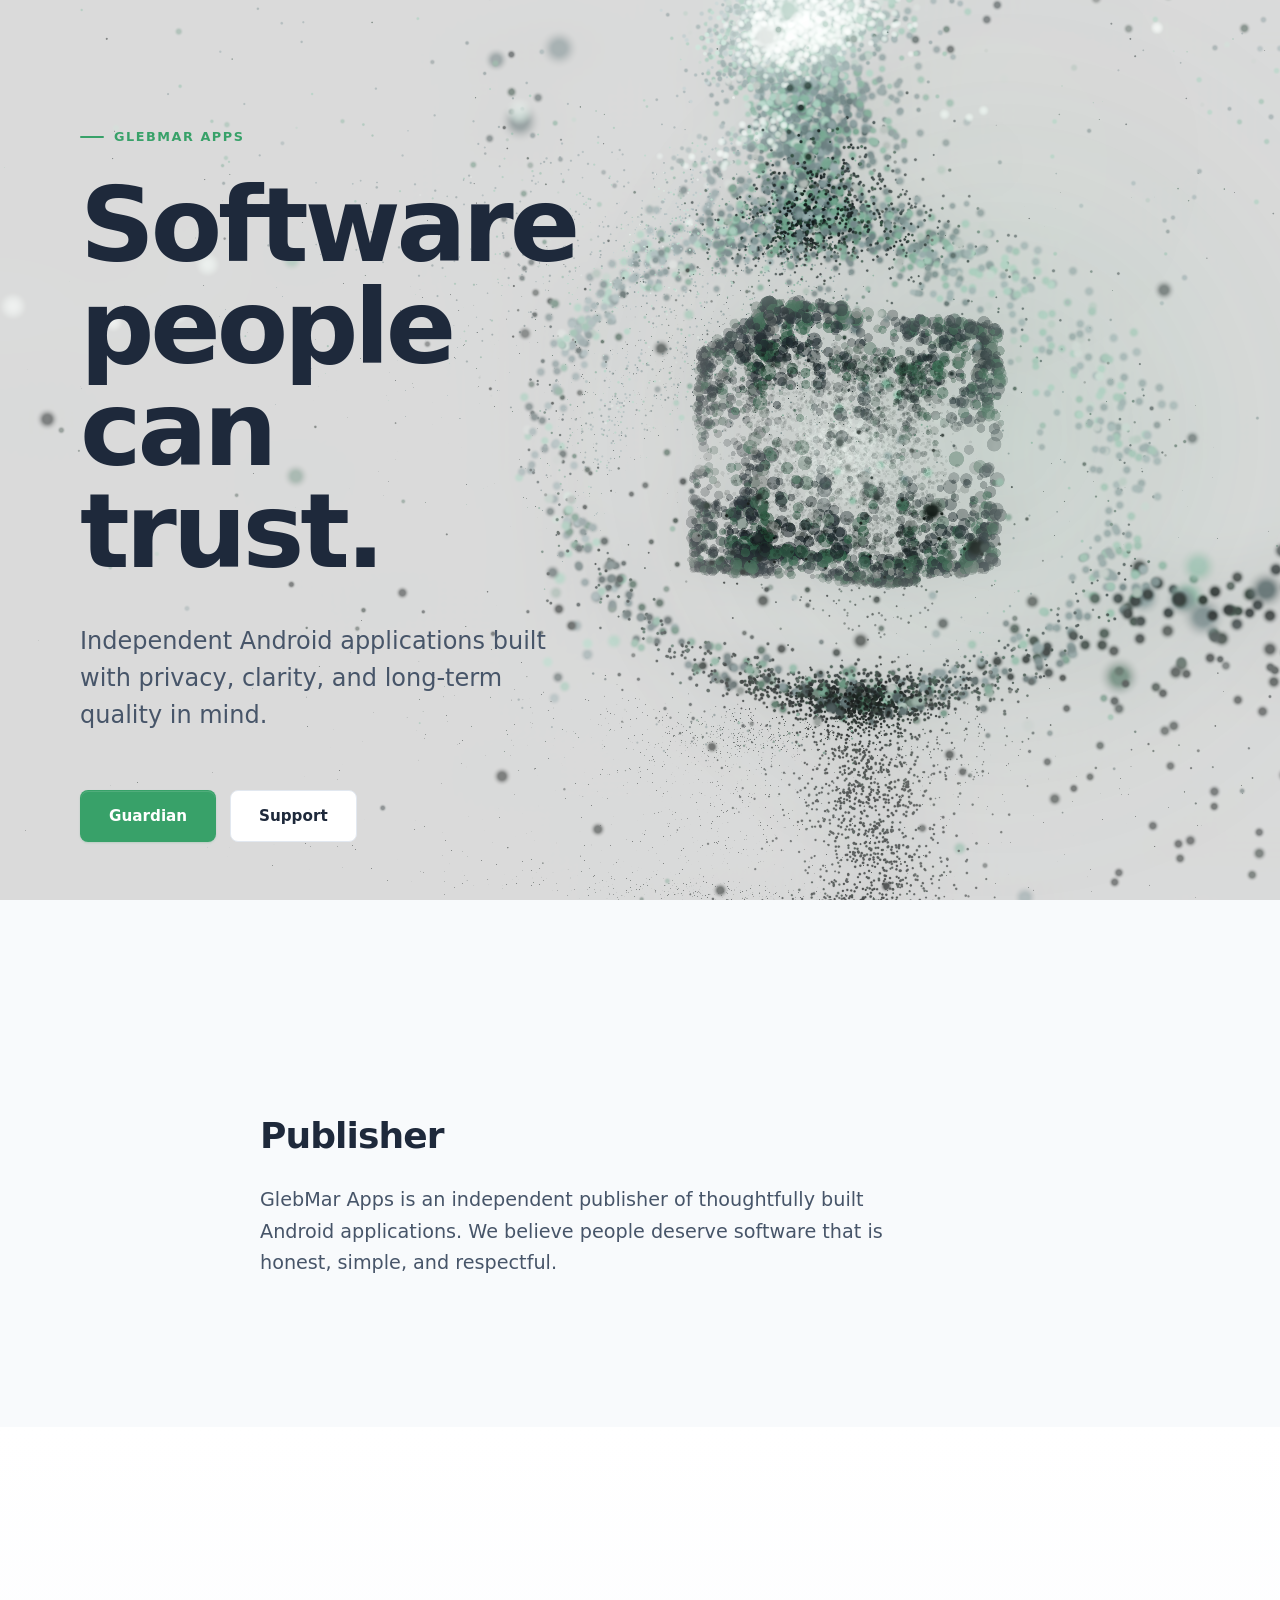
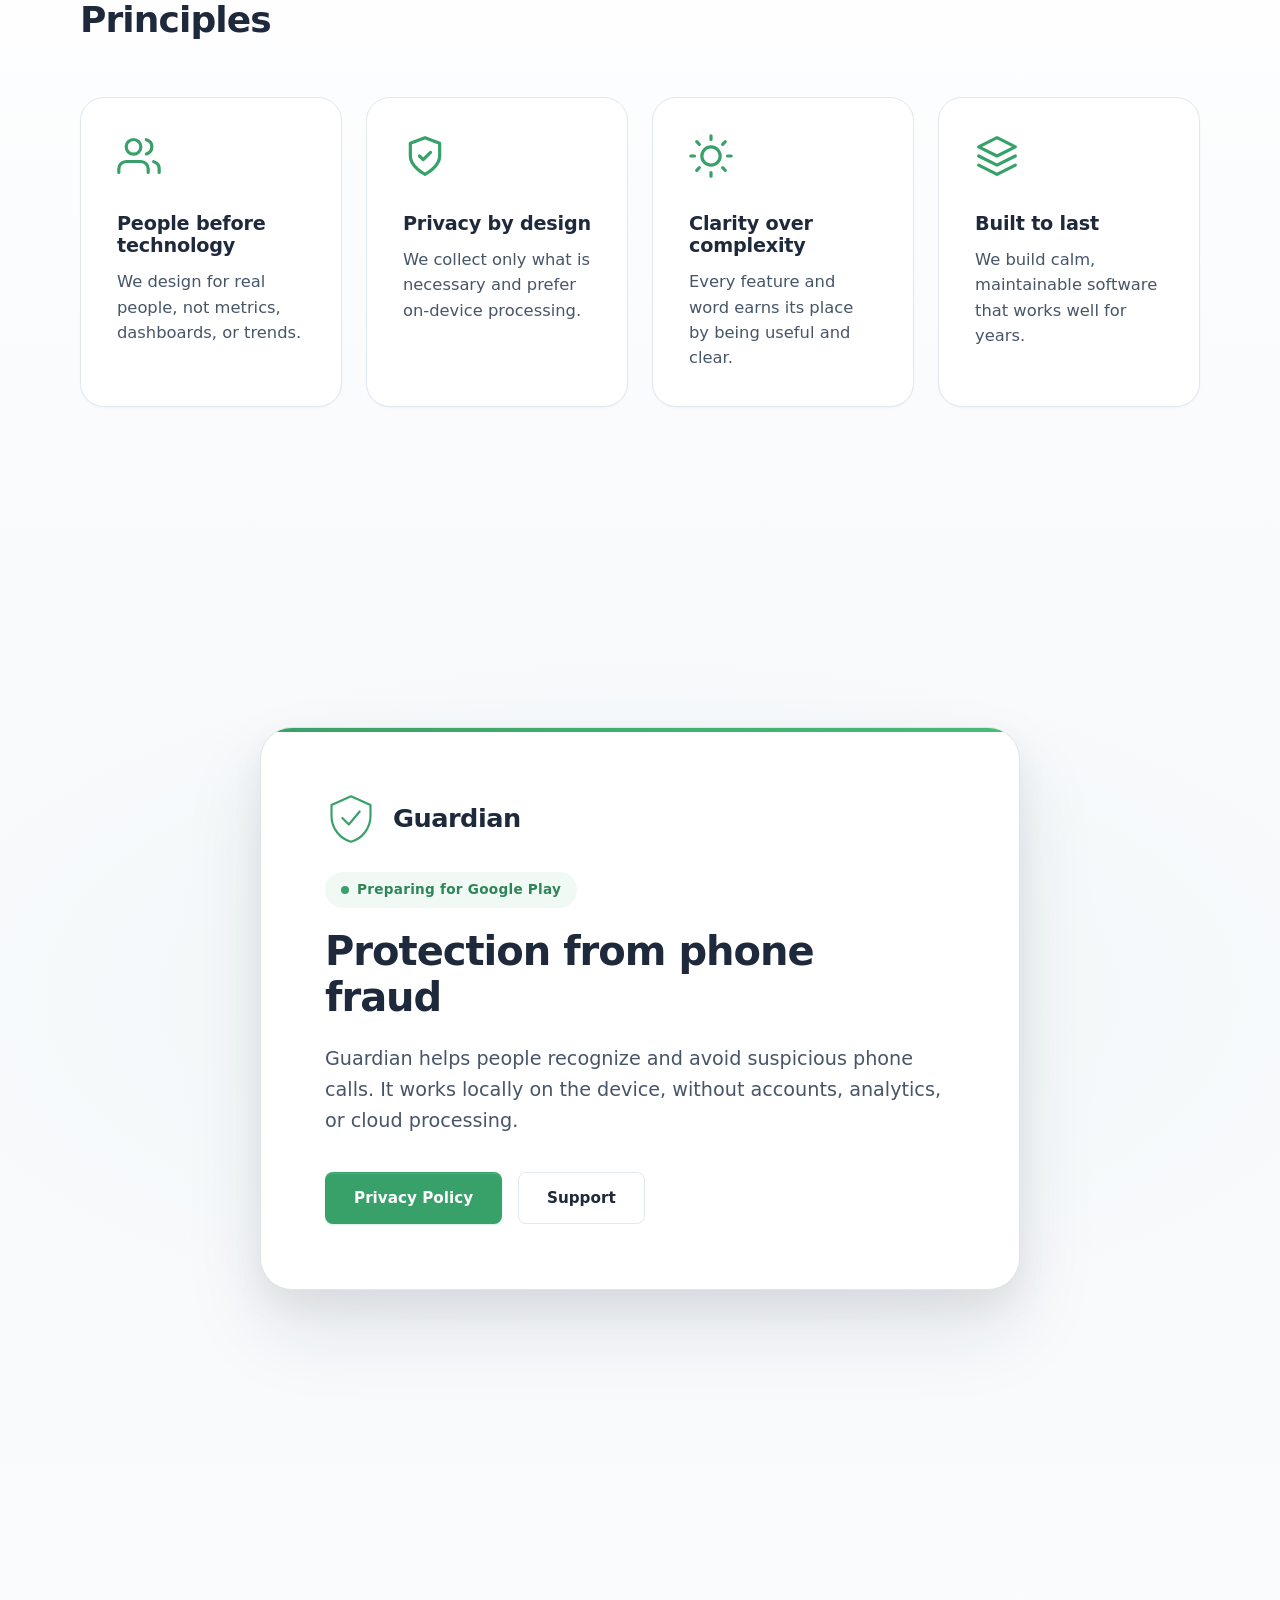
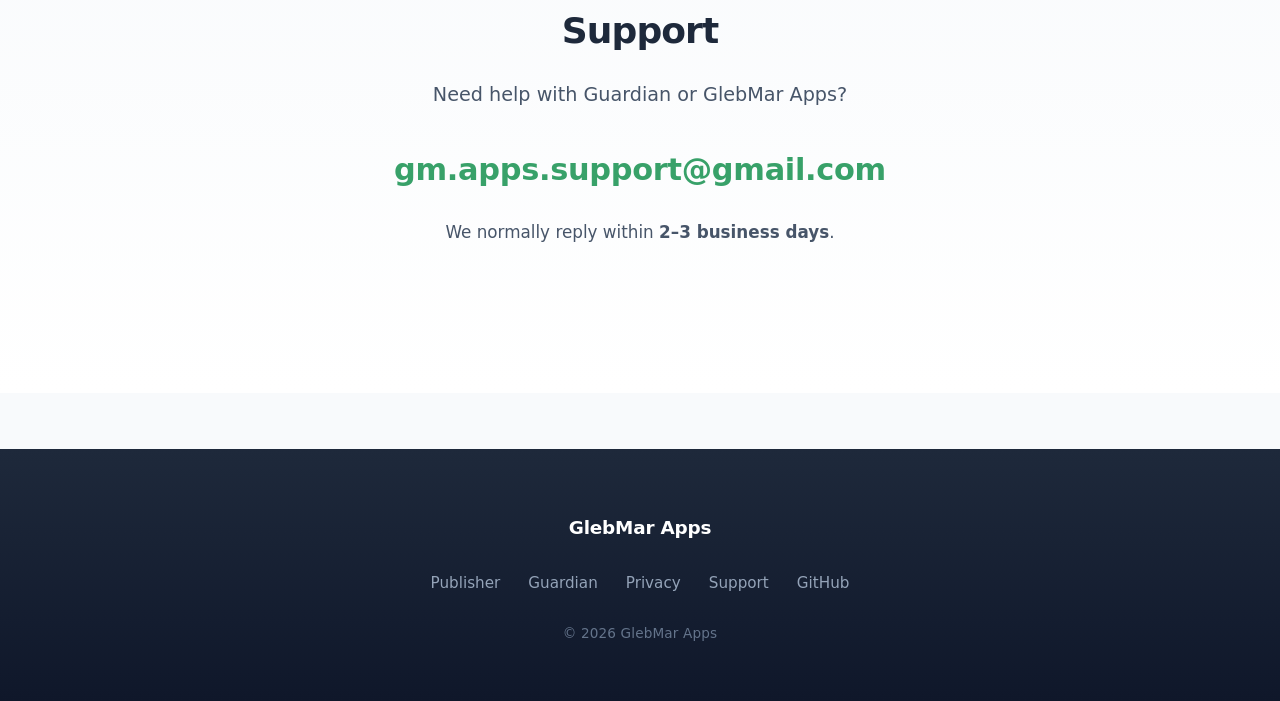
<file: index.html>
<!doctype html>
<html lang="en">
<head>
  <meta charset="utf-8">
  <meta name="viewport" content="width=device-width, initial-scale=1">

  <title>GlebMar Apps — Thoughtfully built Android applications</title>

  <meta name="description" content="GlebMar Apps is an independent publisher of privacy-conscious Android applications. Guardian is the first product.">
  <meta name="robots" content="index, follow">
  <meta name="theme-color" content="#38A169">

  <link rel="canonical" href="https://glebuliv.github.io/glebmar-apps/">

  <link rel="icon" href="data:image/svg+xml,%3Csvg xmlns='http://www.w3.org/2000/svg' viewBox='0 0 100 100'%3E%3Ccircle cx='50' cy='50' r='50' fill='%2338A169'/%3E%3Ctext x='50' y='68' text-anchor='middle' font-family='Inter, system-ui, sans-serif' font-size='55' font-weight='700' fill='%23ffffff'%3EG%3C/text%3E%3C/svg%3E">

  <meta property="og:title" content="GlebMar Apps — Thoughtfully built Android applications">
  <meta property="og:description" content="GlebMar Apps is an independent publisher of privacy-conscious Android applications. Guardian is the first product.">
  <meta property="og:type" content="website">
  <meta property="og:url" content="https://glebuliv.github.io/glebmar-apps/">

  <meta name="twitter:card" content="summary">
  <meta name="twitter:title" content="GlebMar Apps">
  <meta name="twitter:description" content="Thoughtfully built Android applications.">

  <script>
    if (!window.matchMedia('(prefers-reduced-motion: reduce)').matches) {
      document.documentElement.classList.add('js-reveal');
    }
    window.addEventListener('load', function () {
      var hero = document.querySelector('.hero');
      if (hero) requestAnimationFrame(function () { hero.classList.add('is-loaded'); });
    });
  </script>

  <link rel="stylesheet" href="styles.css">
</head>

<body>
  <canvas class="site-canvas" aria-hidden="true"></canvas>
  <a href="#main" class="skip-link">Skip to content</a>

  <main id="main">
    <section class="hero" aria-label="Introduction">
      <div class="hero__ambient" aria-hidden="true">
        <span class="hero__glow hero__glow--1" data-parallax="0.3"></span>
        <span class="hero__glow hero__glow--2" data-parallax="0.5"></span>
        <span class="hero__glow hero__glow--3" data-parallax="0.2"></span>
      </div>
      <div class="container container--wide">
        <div class="hero__grid">
          <div class="hero__inner">
            <p class="eyebrow hero__eyebrow">GlebMar Apps</p>
            <h1 class="hero__title">Software<br>people can<br>trust.</h1>
            <p class="hero__lead">
              Independent Android applications built with privacy, clarity, and long-term quality in mind.
            </p>
            <div class="hero__actions">
              <a class="button button--primary" href="#guardian">Guardian</a>
              <a class="button button--secondary" href="support.html">Support</a>
            </div>
          </div>
          <div class="hero__visual" aria-hidden="true"></div>
        </div>
      </div>
    </section>

    <section class="section publisher" id="publisher" aria-labelledby="publisher-heading">
      <div class="container">
        <h2 class="section__title" id="publisher-heading">Publisher</h2>
        <p class="section__text">
          GlebMar Apps is an independent publisher of thoughtfully built Android applications. We believe people deserve software that is honest, simple, and respectful.
        </p>
      </div>
    </section>

    <section class="section principles" id="principles" aria-labelledby="principles-heading">
      <div class="container container--wide">
        <h2 class="section__title" id="principles-heading">Principles</h2>
        <div class="principles__grid">
          <article class="principle reveal">
            <svg class="principle__icon" viewBox="0 0 24 24" fill="none" stroke="currentColor" stroke-width="2" stroke-linecap="round" stroke-linejoin="round" aria-hidden="true">
              <path d="M17 21v-2a4 4 0 0 0-4-4H5a4 4 0 0 0-4 4v2"></path>
              <circle cx="9" cy="7" r="4"></circle>
              <path d="M23 21v-2a4 4 0 0 0-3-3.87"></path>
              <path d="M16 3.13a4 4 0 0 1 0 7.75"></path>
            </svg>
            <h3 class="principle__title">People before technology</h3>
            <p class="principle__text">We design for real people, not metrics, dashboards, or trends.</p>
          </article>

          <article class="principle reveal">
            <svg class="principle__icon" viewBox="0 0 24 24" fill="none" stroke="currentColor" stroke-width="2" stroke-linecap="round" stroke-linejoin="round" aria-hidden="true">
              <path d="M12 22s8-4 8-10V5l-8-3-8 3v7c0 6 8 10 8 10z"></path>
              <path d="M9 12l2 2 4-4"></path>
            </svg>
            <h3 class="principle__title">Privacy by design</h3>
            <p class="principle__text">We collect only what is necessary and prefer on-device processing.</p>
          </article>

          <article class="principle reveal">
            <svg class="principle__icon" viewBox="0 0 24 24" fill="none" stroke="currentColor" stroke-width="2" stroke-linecap="round" stroke-linejoin="round" aria-hidden="true">
              <circle cx="12" cy="12" r="5"></circle>
              <line x1="12" y1="1" x2="12" y2="3"></line>
              <line x1="12" y1="21" x2="12" y2="23"></line>
              <line x1="4.22" y1="4.22" x2="5.64" y2="5.64"></line>
              <line x1="18.36" y1="18.36" x2="19.78" y2="19.78"></line>
              <line x1="1" y1="12" x2="3" y2="12"></line>
              <line x1="21" y1="12" x2="23" y2="12"></line>
              <line x1="4.22" y1="19.78" x2="5.64" y2="18.36"></line>
              <line x1="18.36" y1="5.64" x2="19.78" y2="4.22"></line>
            </svg>
            <h3 class="principle__title">Clarity over complexity</h3>
            <p class="principle__text">Every feature and word earns its place by being useful and clear.</p>
          </article>

          <article class="principle reveal">
            <svg class="principle__icon" viewBox="0 0 24 24" fill="none" stroke="currentColor" stroke-width="2" stroke-linecap="round" stroke-linejoin="round" aria-hidden="true">
              <polygon points="12 2 2 7 12 12 22 7 12 2"></polygon>
              <polyline points="2 17 12 22 22 17"></polyline>
              <polyline points="2 12 12 17 22 12"></polyline>
            </svg>
            <h3 class="principle__title">Built to last</h3>
            <p class="principle__text">We build calm, maintainable software that works well for years.</p>
          </article>
        </div>
      </div>
    </section>

    <section class="section guardian" id="guardian" aria-labelledby="guardian-heading">
      <div class="container">
        <div class="guardian__card reveal">
          <div class="guardian__brand">
            <svg class="guardian__logo" viewBox="0 0 48 48" fill="none" stroke="currentColor" stroke-width="2.5" stroke-linecap="round" stroke-linejoin="round" aria-hidden="true">
              <path d="M24 4L6 12v10c0 12 8 21 18 24 10-3 18-12 18-24V12L24 4z"></path>
              <path d="M16 24l6 6 10-12"></path>
            </svg>
            <span class="guardian__name">Guardian</span>
          </div>
          <span class="guardian__status">Preparing for Google Play</span>
          <h2 class="guardian__title" id="guardian-heading">Protection from phone fraud</h2>
          <p class="guardian__text">
            Guardian helps people recognize and avoid suspicious phone calls. It works locally on the device, without accounts, analytics, or cloud processing.
          </p>
          <div class="guardian__actions">
            <a class="button button--primary" href="guardian/privacy-policy.html">Privacy Policy</a>
            <a class="button button--secondary" href="support.html">Support</a>
          </div>
        </div>
      </div>
    </section>

    <section class="section support" id="support" aria-labelledby="support-heading">
      <div class="container">
        <h2 class="section__title" id="support-heading">Support</h2>
        <p class="section__text">Need help with Guardian or GlebMar Apps?</p>
        <a class="support__email" href="mailto:gm.apps.support@gmail.com">gm.apps.support@gmail.com</a>
        <p class="support__response">We normally reply within <strong>2–3 business days</strong>.</p>
      </div>
    </section>
  </main>

  <footer class="footer">
    <div class="container container--wide">
      <div class="footer__content">
        <p class="footer__brand">GlebMar Apps</p>
        <nav class="footer__nav" aria-label="Footer">
          <a href="#publisher">Publisher</a>
          <a href="#guardian">Guardian</a>
          <a href="guardian/privacy-policy.html">Privacy</a>
          <a href="support.html">Support</a>
          <a href="https://github.com/GlebUliv/glebmar-apps" target="_blank" rel="noopener noreferrer" aria-label="GlebMar Apps on GitHub">GitHub</a>
        </nav>
        <p class="footer__copyright">© 2026 GlebMar Apps</p>
      </div>
    </div>
  </footer>

  <!-- Site Environment Engine — global WebGL scene (replaces Hero-local renderer) -->
  <script type="module" src="site-environment.js"></script>
  <script>
    (function () {
      if (window.matchMedia('(prefers-reduced-motion: reduce)').matches) return;

      const observer = new IntersectionObserver(function (entries) {
        entries.forEach(function (entry) {
          if (entry.isIntersecting) {
            entry.target.classList.add('reveal--visible');
            observer.unobserve(entry.target);
          }
        });
      }, { threshold: 0.1 });

      document.querySelectorAll('.reveal').forEach(function (el) {
        observer.observe(el);
      });

      var hero = document.querySelector('.hero');
      if (hero) {
        var glows = hero.querySelectorAll('[data-parallax]');
        var raf = null;

        hero.addEventListener('mousemove', function (e) {
          if (raf) return;
          raf = requestAnimationFrame(function () {
            raf = null;
            var rect = hero.getBoundingClientRect();
            var mx = (e.clientX - rect.left) / rect.width - 0.5;
            var my = (e.clientY - rect.top) / rect.height - 0.5;
            glows.forEach(function (g) {
              var depth = parseFloat(g.dataset.parallax) * 20;
              g.style.transform = 'translate(' + (mx * depth) + 'px, ' + (my * depth) + 'px)';
            });
          });
        });

        hero.addEventListener('mouseleave', function () {
          glows.forEach(function (g) {
            g.style.transform = '';
          });
        });
      }
    })();
  </script>
</body>
</html>
</file>
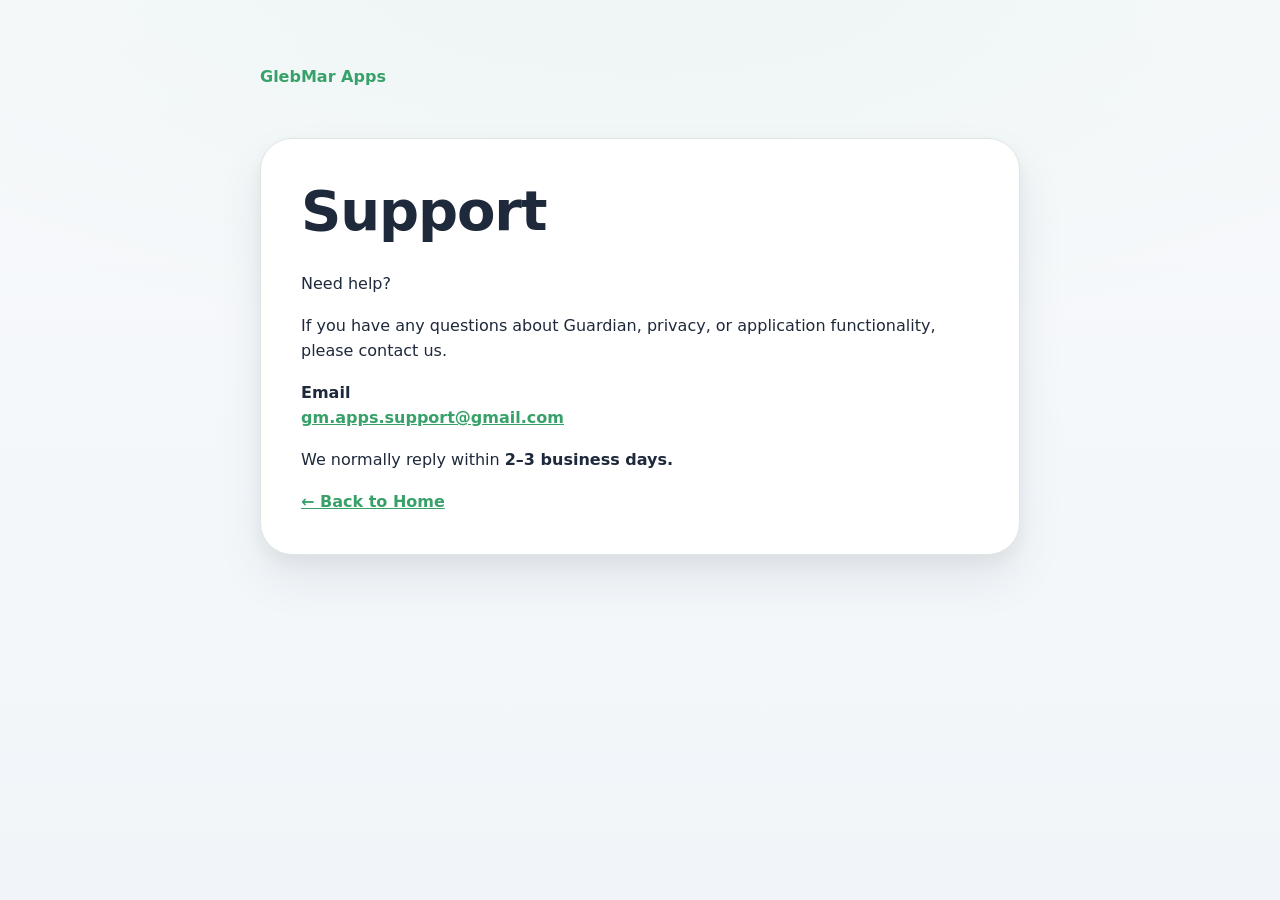
<file: support.html>
<!DOCTYPE html>
<html lang="en">

<head>

<meta charset="UTF-8">

<meta name="viewport"
      content="width=device-width, initial-scale=1.0">

<title>

Support | GlebMar Apps

</title>

<link rel="stylesheet"
      href="styles.css">

</head>

<body>

<main class="container">

<p class="brand">

GlebMar Apps

</p>

<article class="card">

<h1>

Support

</h1>

<p>

Need help?

</p>

<p>

If you have any questions about Guardian,
privacy,
or application functionality,
please contact us.

</p>

<p>

<strong>Email</strong>

<br>

<a href="mailto:gm.apps.support@gmail.com">

gm.apps.support@gmail.com

</a>

</p>

<p>

We normally reply within

<strong>

2–3 business days.

</strong>

</p>

<p>

<a href="index.html">

← Back to Home

</a>

</p>

</article>

</main>

</body>

</html>
</file>
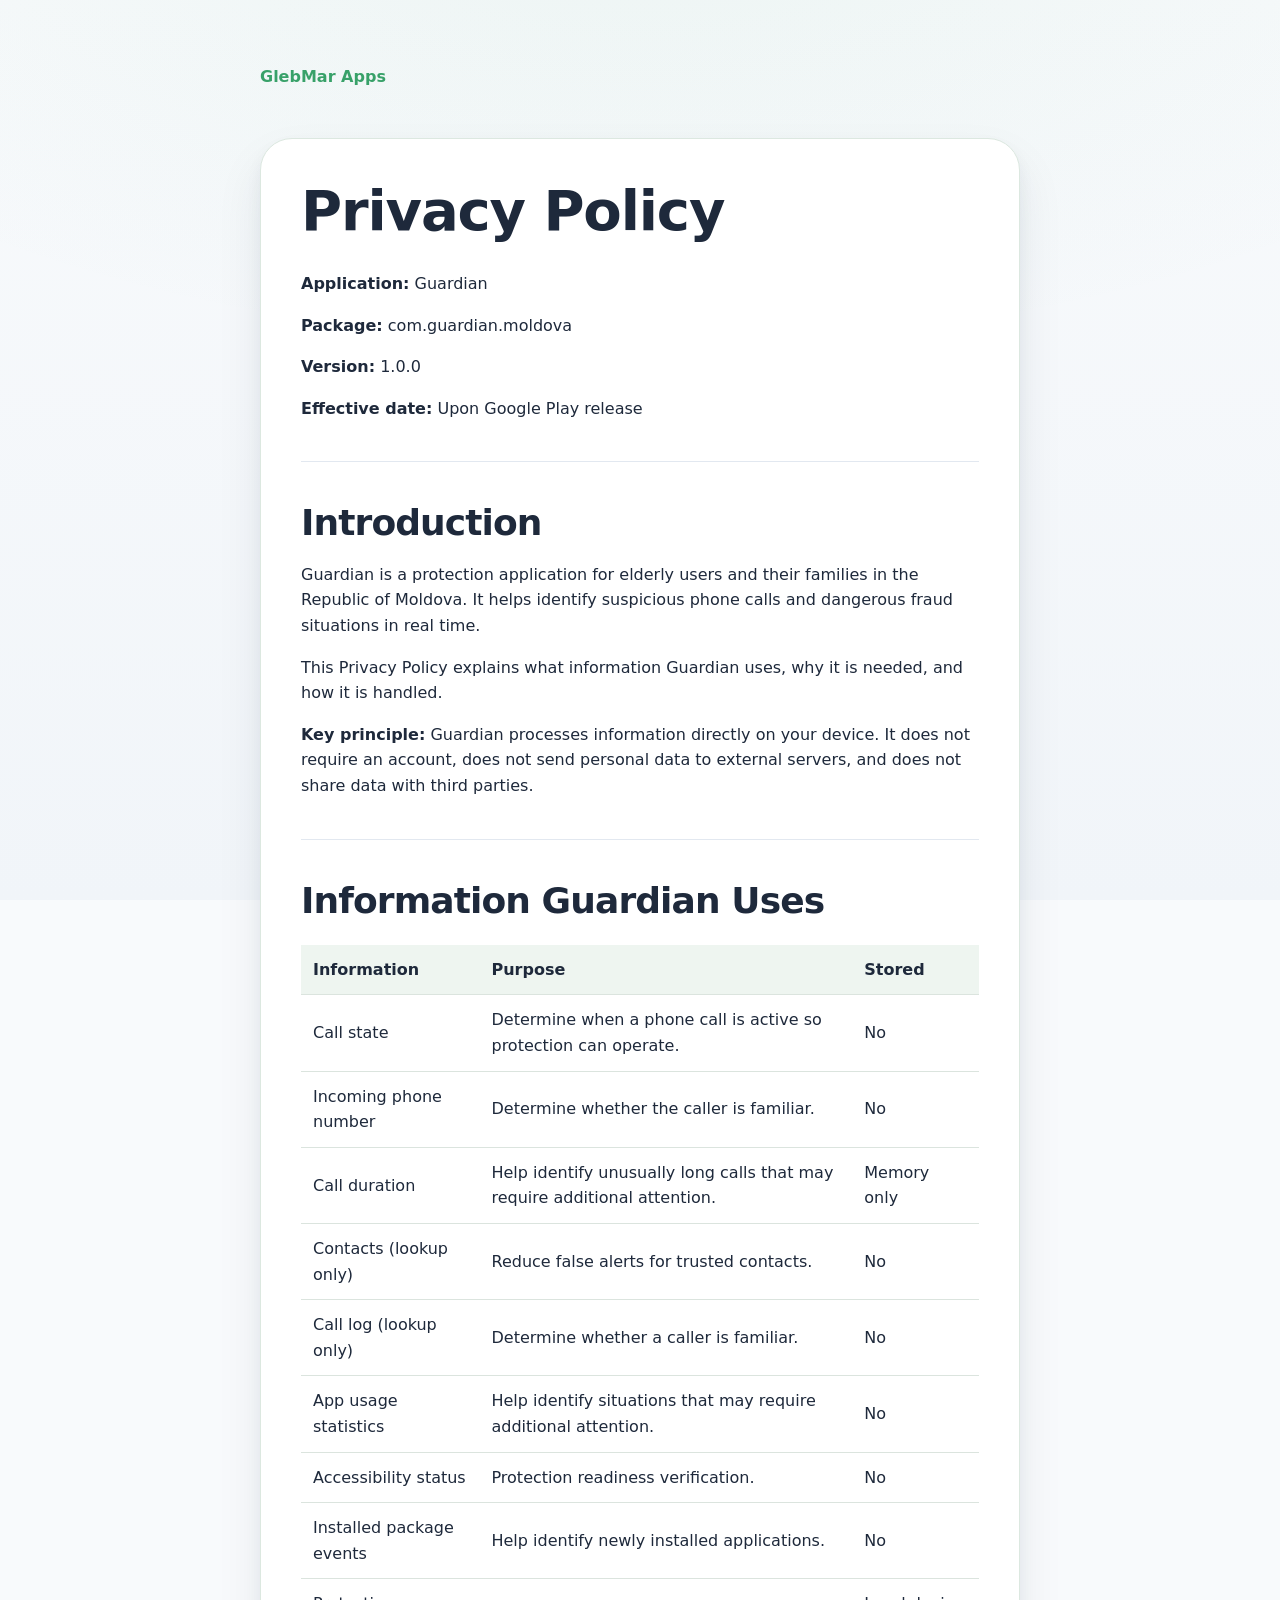
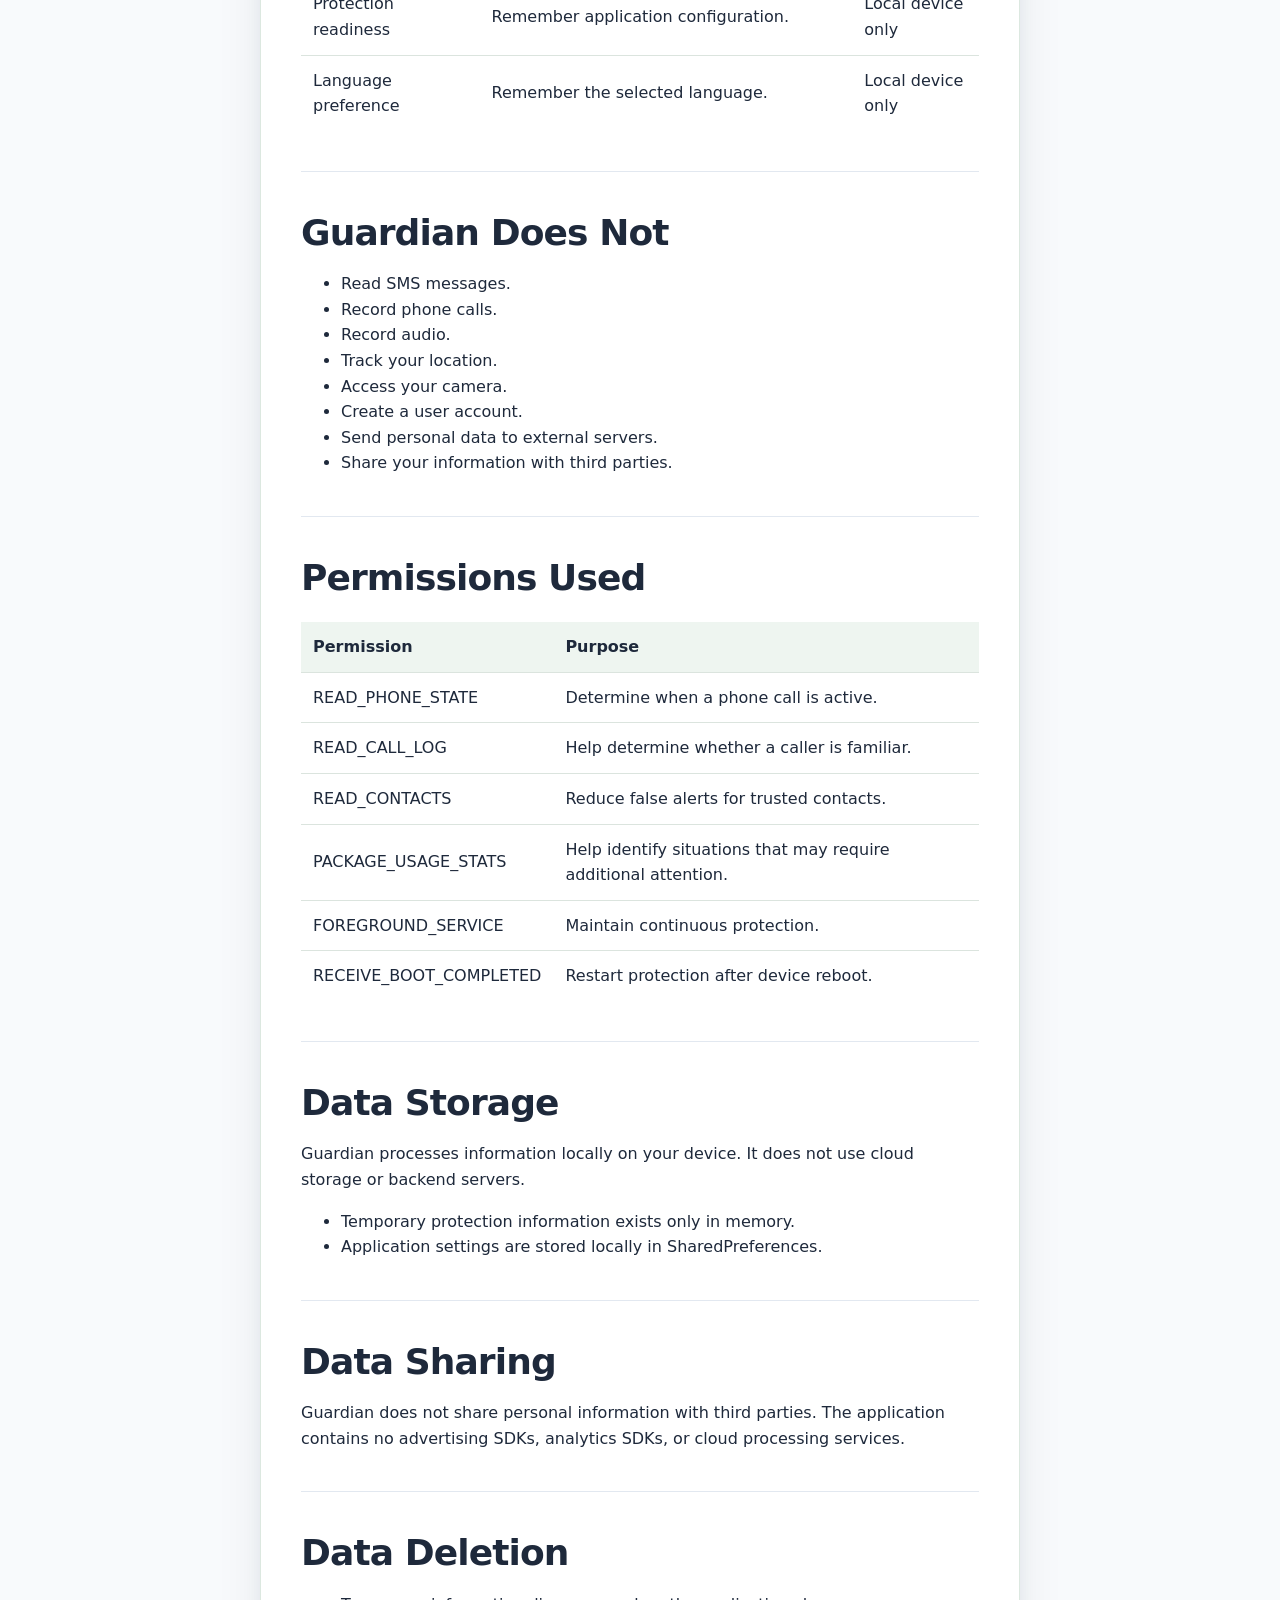
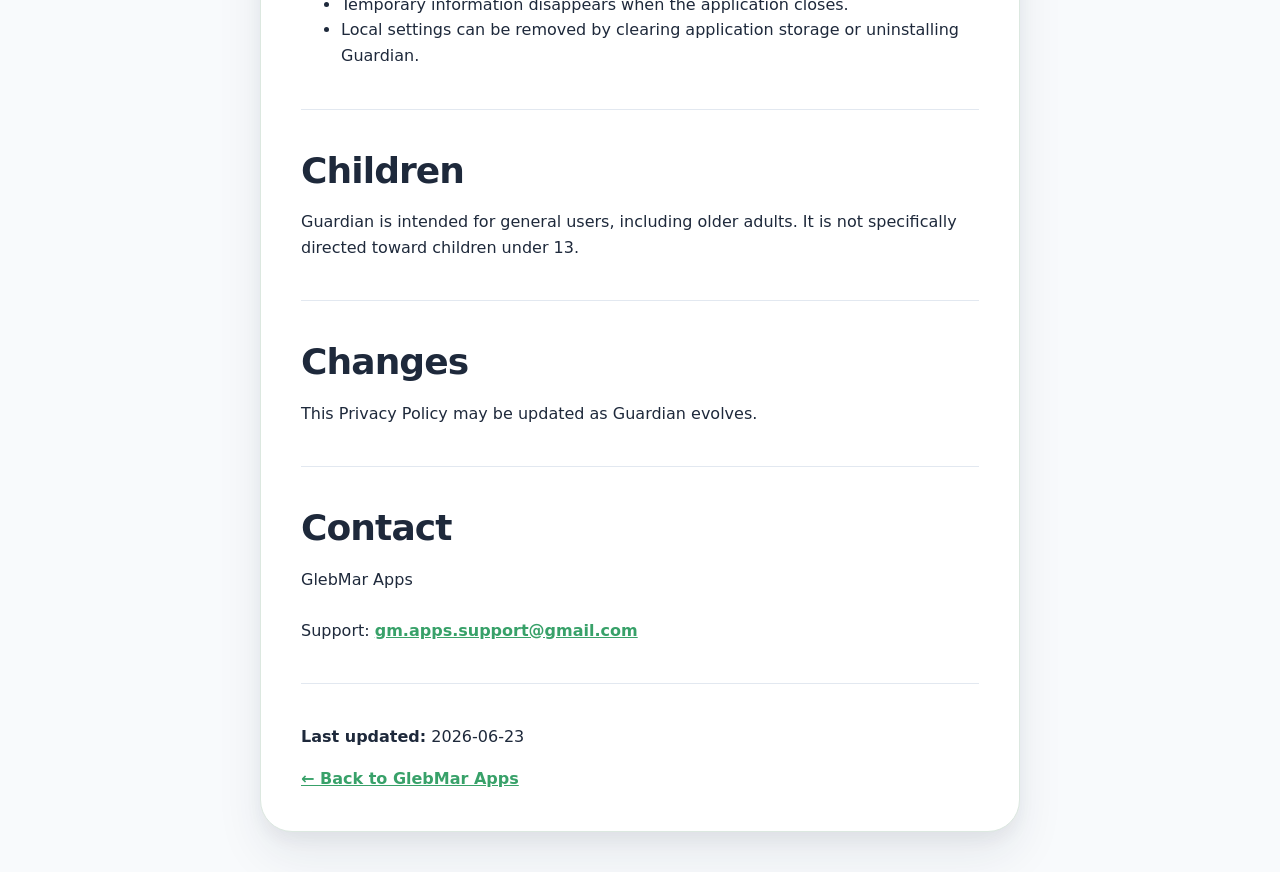
<file: guardian/privacy-policy.html>
<!DOCTYPE html>
<html lang="en">
<head>
    <meta charset="UTF-8">
    <meta name="viewport" content="width=device-width, initial-scale=1.0">
    <title>Guardian Privacy Policy | GlebMar Apps</title>

    <meta name="description" content="Privacy Policy for Guardian by GlebMar Apps.">

    <link rel="stylesheet" href="../styles.css">
</head>

<body>

<main class="container">

    <p class="brand">GlebMar Apps</p>

    <article class="card">

        <h1>Privacy Policy</h1>

        <p><strong>Application:</strong> Guardian</p>
        <p><strong>Package:</strong> com.guardian.moldova</p>
        <p><strong>Version:</strong> 1.0.0</p>
        <p><strong>Effective date:</strong> Upon Google Play release</p>

        <hr>

        <h2>Introduction</h2>

        <p>
            Guardian is a protection application for elderly users and their families
            in the Republic of Moldova. It helps identify suspicious phone calls and
            dangerous fraud situations in real time.
        </p>

        <p>
            This Privacy Policy explains what information Guardian uses,
            why it is needed, and how it is handled.
        </p>

        <p>
            <strong>Key principle:</strong>
            Guardian processes information directly on your device.
            It does not require an account,
            does not send personal data to external servers,
            and does not share data with third parties.
        </p>

        <hr>

        <h2>Information Guardian Uses</h2>

        <table>

            <thead>
                <tr>
                    <th>Information</th>
                    <th>Purpose</th>
                    <th>Stored</th>
                </tr>
            </thead>

            <tbody>

                <tr>
                    <td>Call state</td>
                    <td>Determine when a phone call is active so protection can operate.</td>
                    <td>No</td>
                </tr>

                <tr>
                    <td>Incoming phone number</td>
                    <td>Determine whether the caller is familiar.</td>
                    <td>No</td>
                </tr>

                <tr>
                    <td>Call duration</td>
                    <td>Help identify unusually long calls that may require additional attention.</td>
                    <td>Memory only</td>
                </tr>

                <tr>
                    <td>Contacts (lookup only)</td>
                    <td>Reduce false alerts for trusted contacts.</td>
                    <td>No</td>
                </tr>

                <tr>
                    <td>Call log (lookup only)</td>
                    <td>Determine whether a caller is familiar.</td>
                    <td>No</td>
                </tr>

                <tr>
                    <td>App usage statistics</td>
                    <td>Help identify situations that may require additional attention.</td>
                    <td>No</td>
                </tr>

                <tr>
                    <td>Accessibility status</td>
                    <td>Protection readiness verification.</td>
                    <td>No</td>
                </tr>

                <tr>
                    <td>Installed package events</td>
                    <td>Help identify newly installed applications.</td>
                    <td>No</td>
                </tr>

                <tr>
                    <td>Protection readiness</td>
                    <td>Remember application configuration.</td>
                    <td>Local device only</td>
                </tr>

                <tr>
                    <td>Language preference</td>
                    <td>Remember the selected language.</td>
                    <td>Local device only</td>
                </tr>

            </tbody>

        </table>

        <hr>

        <h2>Guardian Does Not</h2>

        <ul>

            <li>Read SMS messages.</li>

            <li>Record phone calls.</li>

            <li>Record audio.</li>

            <li>Track your location.</li>

            <li>Access your camera.</li>

            <li>Create a user account.</li>

            <li>Send personal data to external servers.</li>

            <li>Share your information with third parties.</li>

        </ul>

        <hr>

        <h2>Permissions Used</h2>

        <table>

            <thead>
                <tr>
                    <th>Permission</th>
                    <th>Purpose</th>
                </tr>
            </thead>

            <tbody>

                <tr>
                    <td>READ_PHONE_STATE</td>
                    <td>Determine when a phone call is active.</td>
                </tr>

                <tr>
                    <td>READ_CALL_LOG</td>
                    <td>Help determine whether a caller is familiar.</td>
                </tr>

                <tr>
                    <td>READ_CONTACTS</td>
                    <td>Reduce false alerts for trusted contacts.</td>
                </tr>

                <tr>
                    <td>PACKAGE_USAGE_STATS</td>
                    <td>Help identify situations that may require additional attention.</td>
                </tr>

                <tr>
                    <td>FOREGROUND_SERVICE</td>
                    <td>Maintain continuous protection.</td>
                </tr>

                <tr>
                    <td>RECEIVE_BOOT_COMPLETED</td>
                    <td>Restart protection after device reboot.</td>
                </tr>

            </tbody>

        </table>

        <hr>

        <h2>Data Storage</h2>

        <p>
            Guardian processes information locally on your device.
            It does not use cloud storage or backend servers.
        </p>

        <ul>

            <li>Temporary protection information exists only in memory.</li>

            <li>Application settings are stored locally in SharedPreferences.</li>

        </ul>

        <hr>

        <h2>Data Sharing</h2>

        <p>
            Guardian does not share personal information with third parties.
            The application contains no advertising SDKs,
            analytics SDKs,
            or cloud processing services.
        </p>

        <hr>

        <h2>Data Deletion</h2>

        <ul>

            <li>Temporary information disappears when the application closes.</li>

            <li>Local settings can be removed by clearing application storage or uninstalling Guardian.</li>

        </ul>

        <hr>

        <h2>Children</h2>

        <p>
            Guardian is intended for general users, including older adults.
            It is not specifically directed toward children under 13.
        </p>

        <hr>

        <h2>Changes</h2>

        <p>
            This Privacy Policy may be updated as Guardian evolves.
        </p>

        <hr>

        <h2>Contact</h2>

        <p>
            GlebMar Apps

            <br><br>

            Support:

            <a href="mailto:gm.apps.support@gmail.com">

                gm.apps.support@gmail.com

            </a>

        </p>

        <hr>

        <p>

            <strong>Last updated:</strong>

            2026-06-23

        </p>

        <p>

            <a href="../index.html">

                ← Back to GlebMar Apps

            </a>

        </p>

    </article>

</main>

</body>
</html>
</file>
<file: styles.css>
/* Design tokens — Art Direction Pass */
:root {
  --color-primary: #38a169;
  --color-primary-dark: #2f855a;
  --color-primary-light: #48bb78;
  --color-primary-tint: #f0f9f4;
  --color-navy: #1e293b;
  --color-navy-light: #334155;
  --color-muted: #475569;
  --color-muted-light: #64748b;
  --color-background: #f8fafc;
  --color-surface: #ffffff;
  --color-surface-elevated: #ffffff;
  --color-border: #e2e8f0;
  --color-border-subtle: #dce8e0;
  --color-table-header: #eef5f0;
  --color-table-border: #dbe4de;

  --font-family: Inter, system-ui, -apple-system, BlinkMacSystemFont,
    "Segoe UI", sans-serif;

  --radius-xs: 8px;
  --radius-sm: 14px;
  --radius-md: 24px;
  --radius-lg: 32px;
  --radius-pill: 999px;

  --shadow-xs: 0 1px 2px rgb(30 41 59 / 4%);
  --shadow-sm: 0 2px 8px rgb(30 41 59 / 5%), 0 1px 2px rgb(30 41 59 / 4%);
  --shadow-md: 0 8px 24px rgb(30 41 59 / 6%), 0 2px 6px rgb(30 41 59 / 4%);
  --shadow-lg: 0 24px 48px rgb(30 41 59 / 8%), 0 8px 16px rgb(30 41 59 / 5%);
  --shadow-xl: 0 40px 80px rgb(30 41 59 / 10%), 0 16px 32px rgb(30 41 59 / 6%);
  --shadow-inner: inset 0 1px 0 rgb(255 255 255 / 60%);

  --ease-out: cubic-bezier(0.16, 1, 0.3, 1);
  --ease-smooth: cubic-bezier(0.4, 0, 0.2, 1);
  --transition: 280ms var(--ease-smooth);
  --transition-fast: 180ms var(--ease-smooth);
  --transition-slow: 600ms var(--ease-out);

  --space-section: clamp(80px, 12vh, 140px);
}

/* Reset and base */
* {
  box-sizing: border-box;
}

html {
  scroll-behavior: smooth;
}

@media (prefers-reduced-motion: reduce) {
  html {
    scroll-behavior: auto;
  }

  * {
    animation-duration: 0.01ms !important;
    animation-iteration-count: 1 !important;
    transition-duration: 0.01ms !important;
  }
}

body {
  margin: 0;
  font-family: var(--font-family);
  color: var(--color-navy);
  background: var(--color-background);
  background-image:
    radial-gradient(ellipse 80% 50% at 50% -10%, rgb(56 161 105 / 6%), transparent),
    linear-gradient(180deg, #f8fafc 0%, #f1f5f9 100%);
  background-attachment: fixed;
  line-height: 1.6;
  -webkit-font-smoothing: antialiased;
  -moz-osx-font-smoothing: grayscale;
  text-rendering: optimizeLegibility;
}

/* Site Environment Canvas — global fixed overlay */
.site-canvas {
  position: fixed;
  inset: 0;
  width: 100vw;
  height: 100vh;
  display: block;
  background: transparent;
  border: 0;
  box-shadow: none;
  pointer-events: none;
  z-index: 0;
}

main, .footer {
  position: relative;
  z-index: 1;
}

/* Skip link */
.skip-link {
  position: absolute;
  left: -9999px;
  z-index: 100;
  padding: 12px 20px;
  border-radius: var(--radius-sm);
  background: var(--color-primary);
  color: #ffffff;
  font-weight: 600;
  text-decoration: none;
}

.skip-link:focus {
  position: absolute;
  left: 16px;
  top: 16px;
}

/* Focus */
:focus-visible {
  outline: 3px solid var(--color-primary);
  outline-offset: 3px;
}

a:focus-visible {
  outline-offset: 4px;
}

/* Typography */
h1,
h2,
h3,
h4 {
  line-height: 1.15;
  margin: 0 0 0.5em;
  letter-spacing: -0.02em;
}

h1 {
  font-size: clamp(2rem, 7vw, 3.5rem);
  font-weight: 800;
}

h2 {
  font-size: clamp(1.5rem, 4vw, 2.25rem);
  font-weight: 700;
  letter-spacing: -0.025em;
}

h3 {
  font-size: 1.2rem;
  font-weight: 700;
  letter-spacing: -0.01em;
}

p {
  margin: 0 0 1em;
}

p:last-child {
  margin-bottom: 0;
}

a {
  color: var(--color-primary);
  font-weight: 600;
  transition: color var(--transition-fast);
}

a:hover {
  color: var(--color-primary-dark);
}

/* Containers */
.container {
  width: min(760px, calc(100% - 40px));
  margin: 0 auto;
  padding: 64px 0 40px;
}

.container--wide {
  width: min(1120px, calc(100% - 40px));
}

/* Section base */
.section {
  padding: var(--space-section) 0;
}

.section__title {
  margin-bottom: 28px;
  color: var(--color-navy);
}

.section__text {
  max-width: 680px;
  font-size: 1.2rem;
  color: var(--color-muted);
  line-height: 1.65;
}

/* Hero */
.hero {
  min-height: 820px;
  display: flex;
  align-items: center;
  padding: 120px 0 100px;
  position: relative;
  overflow: clip;
}

.hero::after {
  content: "";
  position: absolute;
  inset: -12% -8% -14% 32%;
  pointer-events: none;
  z-index: 0;
  background:
    radial-gradient(
      ellipse 60% 52% at 61% 46%,
      rgba(56, 161, 105, 0.085) 0%,
      rgba(56, 161, 105, 0.038) 36%,
      rgba(56, 161, 105, 0.012) 58%,
      transparent 78%
    );
  filter: blur(24px);
}

.hero__ambient {
  position: absolute;
  inset: 0;
  pointer-events: none;
  z-index: 0;
}

.hero__glow {
  position: absolute;
  border-radius: 50%;
  filter: blur(120px);
  opacity: 0.28;
  will-change: transform;
  transition: transform 1200ms var(--ease-out);
}

.hero__glow--1 {
  width: 600px;
  height: 600px;
  top: -15%;
  right: 0%;
  background: radial-gradient(circle, rgb(56 161 105 / 6%), transparent 70%);
  animation: drift-1 40s var(--ease-smooth) infinite alternate;
}

.hero__glow--2 {
  width: 480px;
  height: 480px;
  bottom: -5%;
  left: 5%;
  background: radial-gradient(circle, rgb(30 41 59 / 3%), transparent 70%);
  animation: drift-2 50s var(--ease-smooth) infinite alternate;
}

.hero__glow--3 {
  width: 360px;
  height: 360px;
  top: 25%;
  left: 50%;
  background: radial-gradient(circle, rgb(56 161 105 / 4%), transparent 70%);
  animation: drift-3 35s var(--ease-smooth) infinite alternate;
}

@keyframes drift-1 {
  0%   { transform: translate(0, 0) scale(1); }
  100% { transform: translate(-40px, 30px) scale(1.1); }
}

@keyframes drift-2 {
  0%   { transform: translate(0, 0) scale(1); }
  100% { transform: translate(50px, -20px) scale(0.95); }
}

@keyframes drift-3 {
  0%   { transform: translate(0, 0) scale(1); }
  100% { transform: translate(-30px, -40px) scale(1.08); }
}

.hero .container {
  padding: 0;
  position: relative;
  z-index: 1;
}

.hero__grid {
  display: grid;
  grid-template-columns: 1fr 1.55fr;
  gap: 24px;
  align-items: center;
}

.hero__inner {
  max-width: 520px;
  position: relative;
  z-index: 2;
}

.hero__visual {
  position: absolute;
  top: -5%;
  right: -6%;
  bottom: -5%;
  left: auto;
  width: 64%;
  overflow: visible;
  pointer-events: none;
  z-index: 1;
}

/* Legacy canvas/fallback styles removed — canvas is now global (.site-canvas) */

.eyebrow {
  display: inline-flex;
  align-items: center;
  gap: 10px;
  margin: 0 0 28px;
  font-size: 0.8rem;
  font-weight: 700;
  letter-spacing: 0.12em;
  text-transform: uppercase;
  color: var(--color-primary);
}

.eyebrow::before {
  content: "";
  width: 24px;
  height: 2px;
  background: var(--color-primary);
  border-radius: 1px;
}

.hero__title {
  margin: 0 0 40px;
  font-size: clamp(2.8rem, 9vw, 6.5rem);
  font-weight: 800;
  letter-spacing: -0.04em;
  line-height: 0.98;
  color: var(--color-navy);
}

.hero__lead {
  max-width: 480px;
  margin: 0 0 56px;
  font-size: clamp(1.15rem, 2vw, 1.5rem);
  color: var(--color-muted);
  line-height: 1.55;
  font-weight: 400;
}

.hero__actions {
  display: flex;
  flex-wrap: wrap;
  gap: 14px;
}

/* Hero staged entrance */
.js-reveal .hero__eyebrow,
.js-reveal .hero__title,
.js-reveal .hero__lead,
.js-reveal .hero__actions {
  opacity: 0;
  transform: translateY(20px);
  transition: opacity 800ms var(--ease-out), transform 800ms var(--ease-out);
}

.js-reveal .hero__eyebrow {
  transition-delay: 100ms;
}

.js-reveal .hero__title {
  transition-delay: 250ms;
}

.js-reveal .hero__lead {
  transition-delay: 450ms;
}

.js-reveal .hero__actions {
  transition-delay: 600ms;
}

.js-reveal .hero.is-loaded .hero__eyebrow,
.js-reveal .hero.is-loaded .hero__title,
.js-reveal .hero.is-loaded .hero__lead,
.js-reveal .hero.is-loaded .hero__actions {
  opacity: 1;
  transform: translateY(0);
}

/* Buttons */
.button {
  display: inline-flex;
  align-items: center;
  justify-content: center;
  gap: 8px;
  padding: 13px 28px;
  border-radius: var(--radius-xs);
  font-weight: 600;
  font-size: 0.95rem;
  text-decoration: none;
  transition: transform var(--transition), box-shadow var(--transition),
    background-color var(--transition), border-color var(--transition),
    color var(--transition);
  border: 1px solid transparent;
  cursor: pointer;
  will-change: transform;
}

.button:active {
  transform: translateY(0) scale(0.97);
}

.button--primary {
  background: var(--color-primary);
  color: #ffffff;
  box-shadow: 0 1px 2px rgb(56 161 105 / 20%), inset 0 1px 0 rgb(255 255 255 / 12%);
}

.button--primary:hover {
  background: var(--color-primary-dark);
  color: #ffffff;
  box-shadow: 0 4px 12px rgb(56 161 105 / 25%), inset 0 1px 0 rgb(255 255 255 / 12%);
  transform: translateY(-2px);
}

.button--secondary {
  background: var(--color-surface);
  color: var(--color-navy);
  border-color: var(--color-border);
}

.button--secondary:hover {
  background: var(--color-surface);
  border-color: var(--color-navy-light);
  color: var(--color-navy);
  box-shadow: var(--shadow-xs);
  transform: translateY(-2px);
}

/* Legacy button classes */
.button-secondary {
  background: var(--color-surface);
  color: var(--color-navy);
  border-color: var(--color-border);
}

/* Cards */
.card {
  margin-top: 48px;
  padding: 40px;
  border: 1px solid var(--color-border-subtle);
  border-radius: var(--radius-lg);
  background: var(--color-surface);
  box-shadow: var(--shadow-lg), var(--shadow-inner);
}

/* Principles */
.principles {
  background: var(--color-surface);
  background-image: linear-gradient(180deg, #ffffff 0%, #f8fafc 100%);
}

.principles__grid {
  display: grid;
  grid-template-columns: repeat(auto-fit, minmax(240px, 1fr));
  gap: 24px;
  margin-top: 56px;
}

.principle {
  padding: 36px;
  border: 1px solid var(--color-border);
  border-radius: var(--radius-md);
  background: var(--color-surface);
  box-shadow: var(--shadow-xs);
  transition: transform var(--transition), box-shadow var(--transition),
    border-color var(--transition);
}

.principle:hover {
  transform: translateY(-6px);
  box-shadow: var(--shadow-md);
  border-color: var(--color-border-subtle);
}

.principle__icon {
  width: 44px;
  height: 44px;
  margin-bottom: 28px;
  color: var(--color-primary);
  stroke-width: 1.75;
}

.principle__title {
  margin-bottom: 12px;
  font-size: 1.2rem;
  font-weight: 700;
  color: var(--color-navy);
  letter-spacing: -0.01em;
}

.principle__text {
  margin: 0;
  color: var(--color-muted);
  line-height: 1.55;
  font-size: 1.02rem;
}

/* Guardian */
.guardian {
  background: var(--color-background);
  background-image: radial-gradient(ellipse 60% 40% at 50% 50%, rgb(56 161 105 / 4%), transparent);
}

.guardian__card {
  padding: 64px;
  border-radius: var(--radius-lg);
  background: var(--color-surface);
  box-shadow: var(--shadow-xl), var(--shadow-inner);
  border: 1px solid var(--color-border-subtle);
  position: relative;
  overflow: hidden;
}

.guardian__card::before {
  content: "";
  position: absolute;
  top: 0;
  left: 0;
  right: 0;
  height: 4px;
  background: linear-gradient(90deg, var(--color-primary) 0%, var(--color-primary-light) 100%);
}

.guardian__brand {
  display: flex;
  align-items: center;
  gap: 16px;
  margin-bottom: 28px;
}

.guardian__logo {
  width: 52px;
  height: 52px;
  color: var(--color-primary);
  stroke-width: 2;
}

.guardian__name {
  font-size: 1.6rem;
  font-weight: 800;
  color: var(--color-navy);
  letter-spacing: -0.02em;
}

.guardian__status {
  display: inline-flex;
  align-items: center;
  gap: 8px;
  margin-bottom: 20px;
  padding: 7px 16px;
  border-radius: var(--radius-pill);
  background: var(--color-primary-tint);
  color: var(--color-primary-dark);
  font-size: 0.85rem;
  font-weight: 700;
  letter-spacing: 0.02em;
}

.guardian__status::before {
  content: "";
  width: 8px;
  height: 8px;
  border-radius: 50%;
  background: var(--color-primary);
  animation: pulse 2.5s var(--ease-smooth) infinite;
}

@keyframes pulse {
  0%, 100% { opacity: 1; }
  50% { opacity: 0.4; }
}

.guardian__title {
  max-width: 560px;
  margin-bottom: 24px;
  font-size: clamp(1.75rem, 4vw, 2.5rem);
  font-weight: 700;
  color: var(--color-navy);
  letter-spacing: -0.025em;
}

.guardian__text {
  max-width: 640px;
  margin-bottom: 36px;
  font-size: 1.2rem;
  color: var(--color-muted);
  line-height: 1.6;
}

.guardian__actions {
  display: flex;
  flex-wrap: wrap;
  gap: 16px;
}

/* Support */
.support {
  text-align: center;
  background: var(--color-surface);
  background-image: linear-gradient(180deg, #f8fafc 0%, #ffffff 100%);
}

.support .container {
  display: flex;
  flex-direction: column;
  align-items: center;
}

.support .section__title {
  text-align: center;
}

.support .section__text {
  text-align: center;
  max-width: 480px;
}

.support__email {
  display: inline-block;
  margin: 16px 0 24px;
  font-size: clamp(1.3rem, 3.5vw, 1.9rem);
  font-weight: 700;
  color: var(--color-primary);
  text-decoration: none;
  letter-spacing: -0.01em;
  transition: color var(--transition-fast), text-decoration-color var(--transition-fast);
  text-decoration: underline;
  text-decoration-color: transparent;
  text-underline-offset: 4px;
}

.support__email:hover {
  color: var(--color-primary-dark);
  text-decoration-color: var(--color-primary-dark);
}

.support__response {
  color: var(--color-muted);
  font-size: 1.05rem;
}

/* Footer */
.footer {
  padding: 64px 0 56px;
  background: var(--color-navy);
  background-image: linear-gradient(180deg, #1e293b 0%, #0f172a 100%);
  color: #cbd5e1;
}

.footer .container {
  padding: 0;
}

.footer__content {
  display: flex;
  flex-direction: column;
  align-items: center;
  gap: 28px;
  text-align: center;
}

.footer__brand {
  margin: 0;
  font-weight: 800;
  color: #ffffff;
  font-size: 1.15rem;
  letter-spacing: -0.01em;
}

.footer__nav {
  display: flex;
  flex-wrap: wrap;
  justify-content: center;
  gap: 8px 28px;
}

.footer__nav a {
  color: #94a3b8;
  font-weight: 500;
  font-size: 0.95rem;
  text-decoration: none;
  transition: color var(--transition-fast);
}

.footer__nav a:hover {
  color: #ffffff;
}

.footer__copyright {
  margin: 0;
  font-size: 0.85rem;
  color: #64748b;
  letter-spacing: 0.01em;
}

/* Reveal animation */
.js-reveal .reveal {
  opacity: 0;
  transform: translateY(24px);
  transition: opacity 700ms var(--ease-out), transform 700ms var(--ease-out);
}

.js-reveal .reveal--visible {
  opacity: 1;
  transform: translateY(0);
}

.js-reveal .principle.reveal:nth-child(2) {
  transition-delay: 80ms;
}

.js-reveal .principle.reveal:nth-child(3) {
  transition-delay: 160ms;
}

.js-reveal .principle.reveal:nth-child(4) {
  transition-delay: 240ms;
}

/* Legacy styles */
.brand {
  margin: 0 0 12px;
  font-weight: 700;
  color: var(--color-primary);
}

.lead {
  max-width: 620px;
  font-size: 1.15rem;
  color: var(--color-muted);
}

.buttons {
  display: flex;
  flex-wrap: wrap;
  gap: 12px;
  margin-top: 24px;
}

footer {
  margin-top: 56px;
  color: var(--color-muted-light);
  font-size: 0.95rem;
}

/* Tables */
table {
  width: 100%;
  border-collapse: collapse;
  margin: 24px 0;
}

table th {
  text-align: left;
  padding: 12px;
  background: var(--color-table-header);
}

table td {
  padding: 12px;
  border-top: 1px solid var(--color-table-border);
}

/* Horizontal rules */
hr {
  margin: 40px 0;
  border: none;
  border-top: 1px solid var(--color-border);
}

/* Responsive */
@media (max-width: 1200px) {
  .hero__visual {
    width: 62%;
    inset: -4% -5% -4% auto;
  }
}

@media (max-width: 900px) {
  .hero__visual {
    width: 58%;
    inset: -3% -4% -3% auto;
  }
}

@media (max-width: 768px) {
  .hero {
    min-height: auto;
    padding: 100px 0 72px;
  }

  .hero__grid {
    grid-template-columns: 1fr;
    gap: 24px;
  }

  .hero__inner {
    max-width: none;
  }

  .hero__visual {
    position: relative;
    width: 100%;
    height: 420px;
    inset: auto;
    order: -1;
    margin: 0 -14px;
  }


  .hero__glow--1 {
    width: 350px;
    height: 350px;
  }

  .hero__glow--2 {
    width: 280px;
    height: 280px;
  }

  .section {
    padding: 64px 0;
  }

  .principles__grid {
    grid-template-columns: repeat(2, 1fr);
  }

  .guardian__card {
    padding: 40px;
  }

  .footer__nav {
    gap: 12px 24px;
  }
}

@media (max-width: 600px) {
  .principles__grid {
    grid-template-columns: 1fr;
  }
}

@media (max-width: 480px) {
  .container,
  .container--wide {
    width: calc(100% - 28px);
  }

  .hero {
    padding: 72px 0 56px;
  }

  .hero__visual {
    height: 360px;
    margin: 0 -14px;
  }

  .hero__glow--1 {
    width: 250px;
    height: 250px;
  }

  .hero__glow--2 {
    width: 200px;
    height: 200px;
  }

  .hero__glow--3 {
    width: 180px;
    height: 180px;
  }

  .hero__title {
    font-size: clamp(2.2rem, 11vw, 3.5rem);
  }

  .hero__lead {
    font-size: 1.1rem;
  }

  .hero__actions,
  .guardian__actions {
    flex-direction: column;
    align-items: stretch;
  }

  .button {
    width: 100%;
    padding: 13px 24px;
  }

  .principle {
    padding: 28px;
  }

  .guardian__card {
    padding: 28px;
  }

  .guardian__card::before {
    height: 3px;
  }
}
</file>
